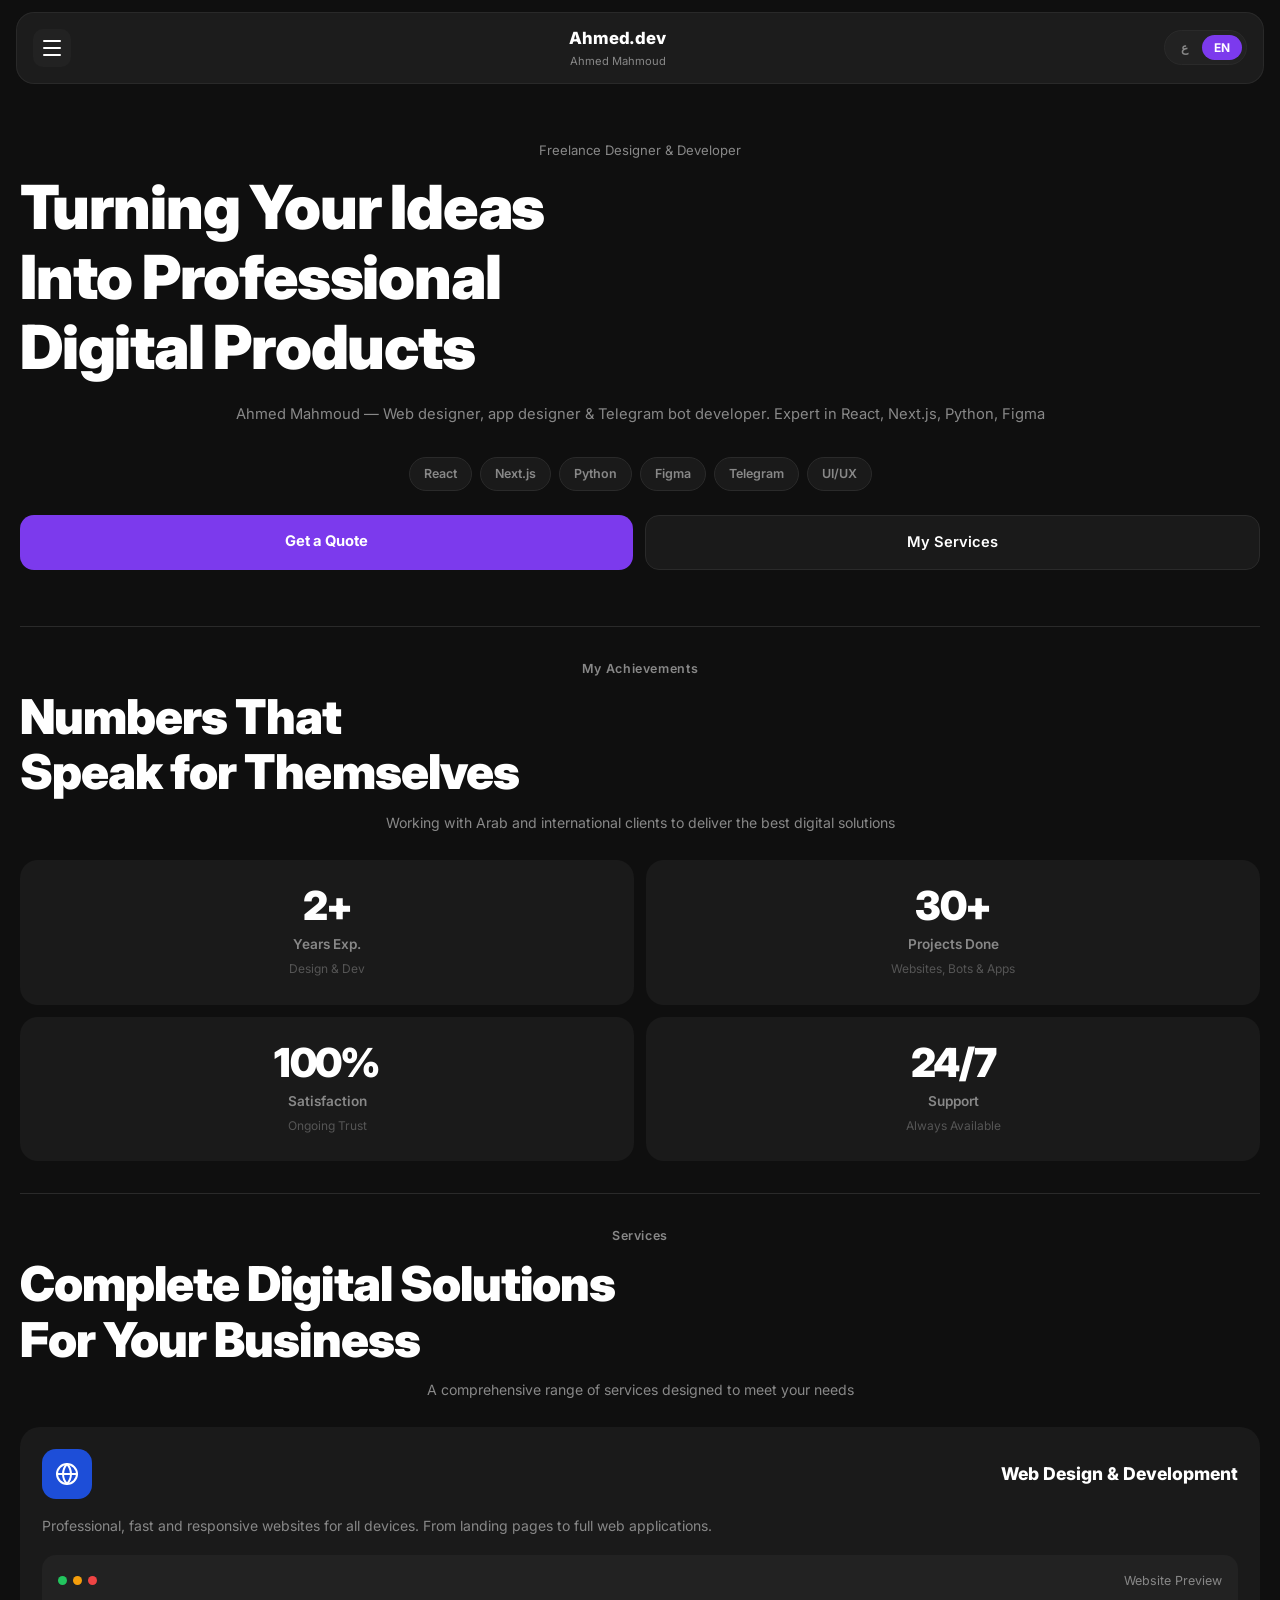
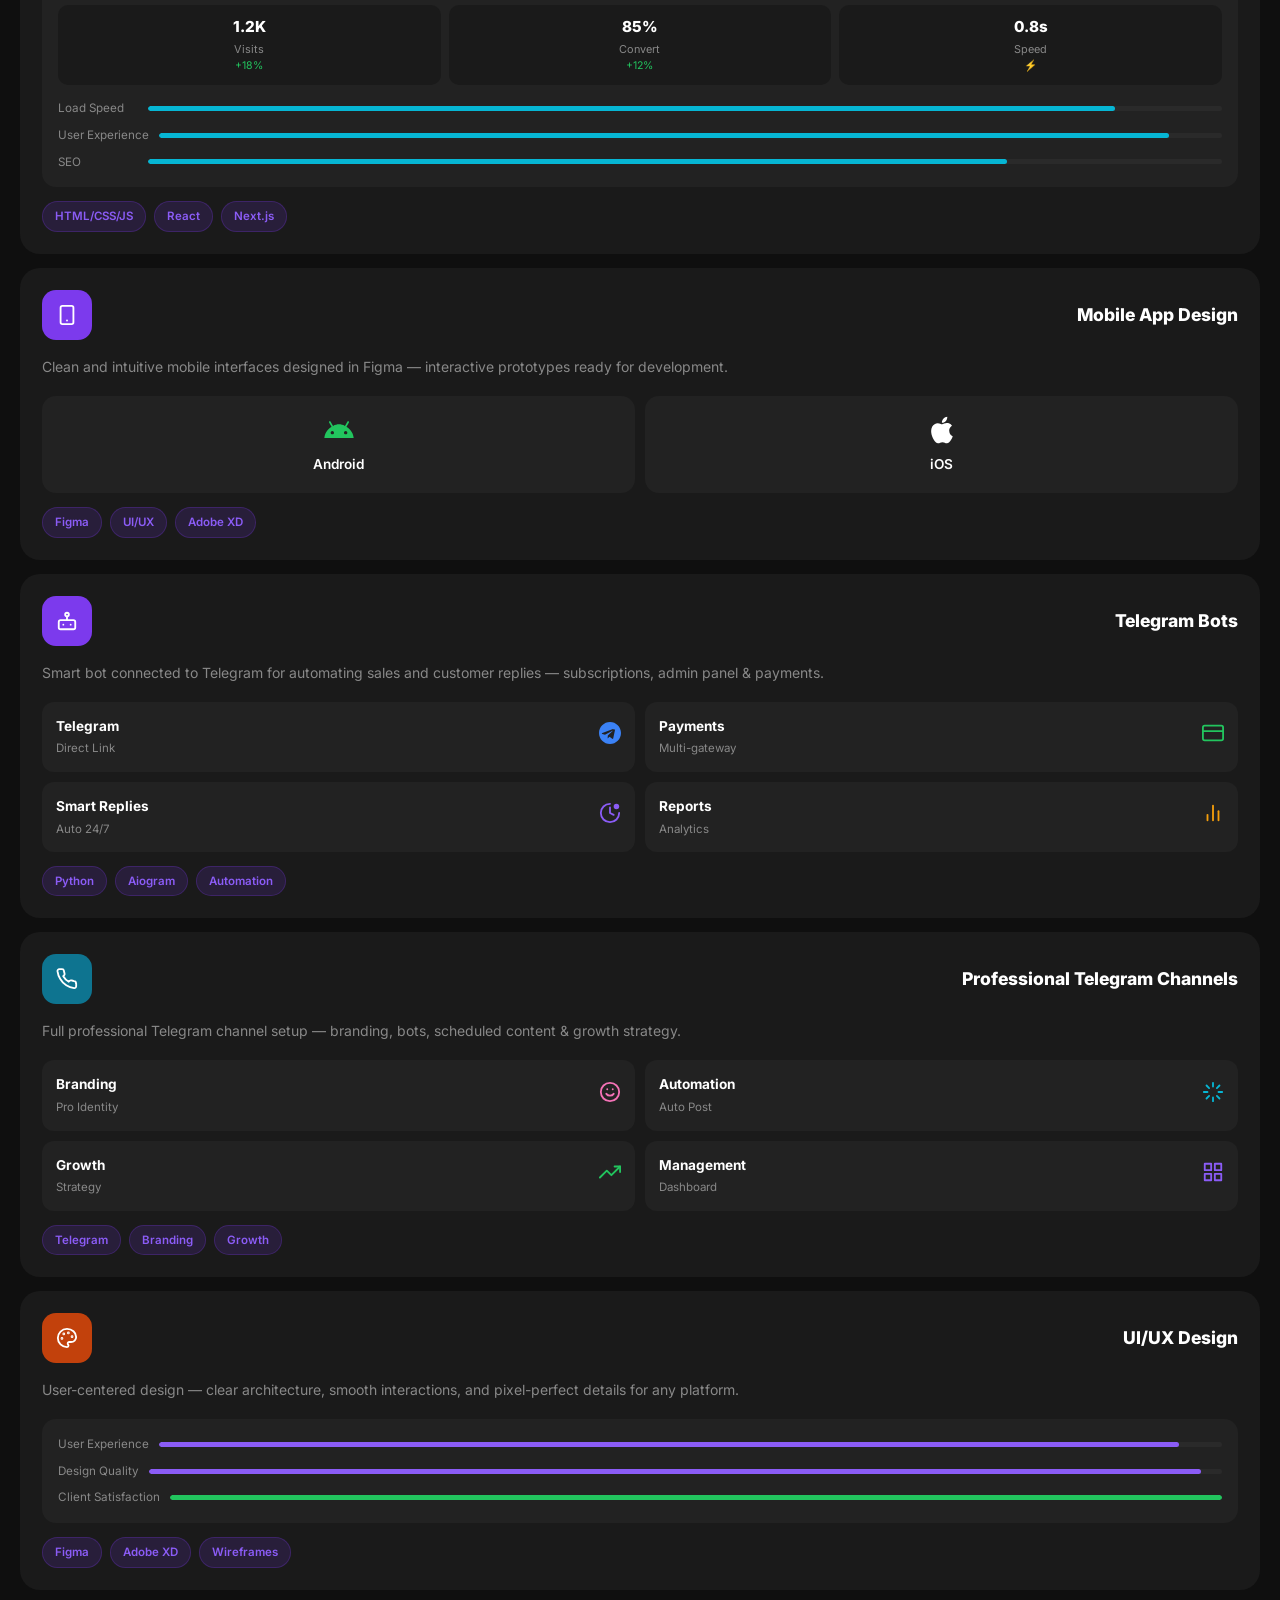
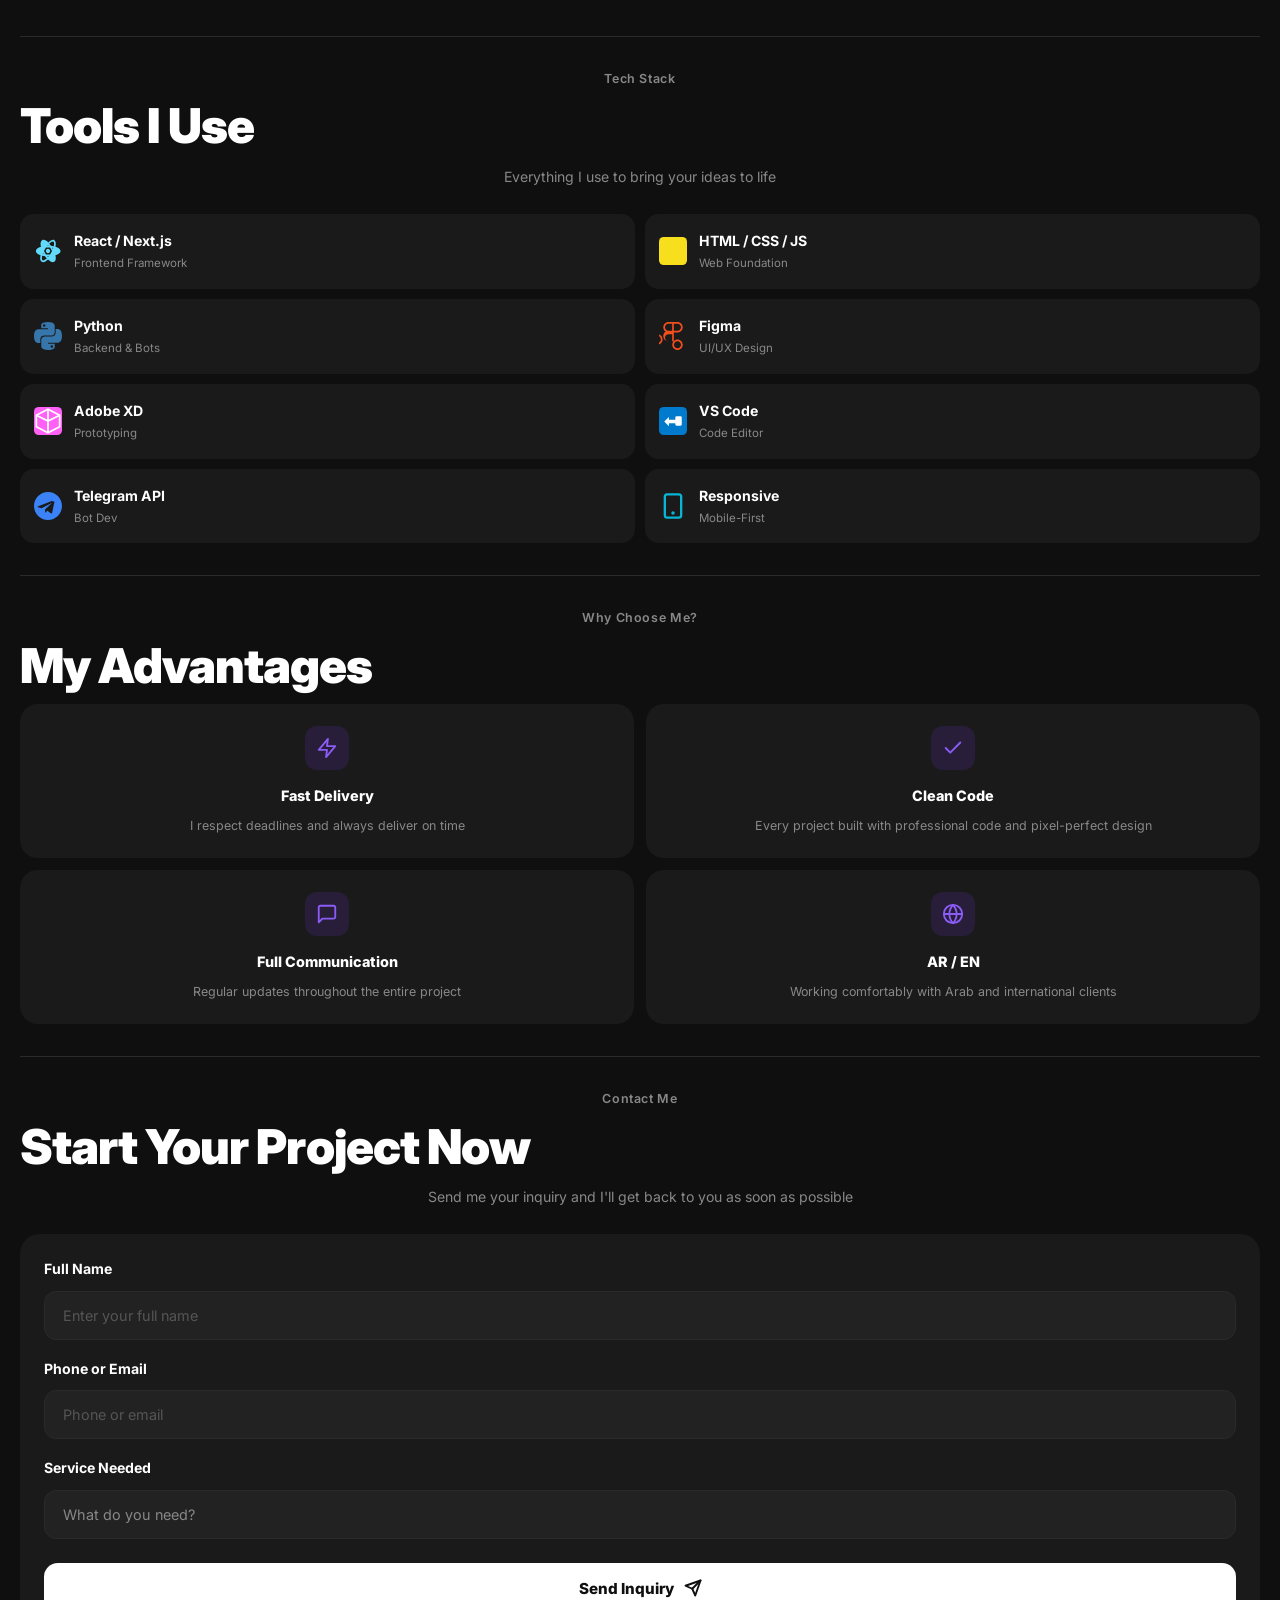
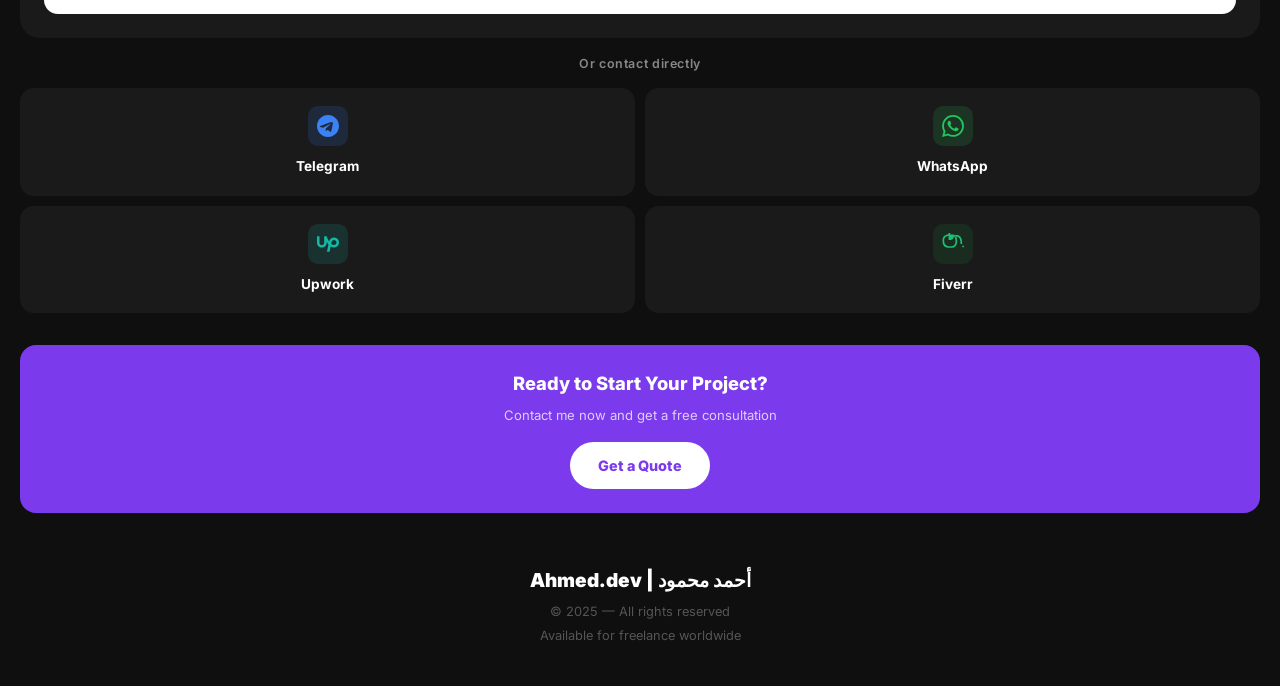
<file: ahmed-portfolio.html>
<!DOCTYPE html>
<html lang="ar" dir="rtl" id="html-root">

<head>
  <meta charset="UTF-8">
  <meta name="viewport" content="width=device-width, initial-scale=1.0">
  <title>Ahmed Mahmoud | أحمد محمود</title>
  <link
    href="https://fonts.googleapis.com/css2?family=Cairo:wght@300;400;500;600;700;800;900&family=Inter:wght@300;400;500;600;700;800;900&display=swap"
    rel="stylesheet">
  <link rel="stylesheet" href="style.css">
</head>

<body>

  <!-- SIDEBAR OVERLAY -->
  <div class="sidebar-overlay" id="overlay" onclick="closeSidebar()"></div>

  <!-- SIDEBAR -->
  <div class="sidebar" id="sidebar">
    <!-- Sidebar Nav rounded card — like anmka -->
    <div class="sb-inner">
      <div class="sb-nav-card">
        <a href="#hero" onclick="closeSidebar()">
          <span class="ar-only">خدماتنا</span><span class="en-only">Services</span>
        </a>
        <a href="#skills" onclick="closeSidebar()">
          <span class="ar-only">مهاراتي</span><span class="en-only">Skills</span>
        </a>
        <a href="#stats" onclick="closeSidebar()">
          <span class="ar-only">إنجازاتي</span><span class="en-only">Stats</span>
        </a>
        <a href="#contact" onclick="closeSidebar()">
          <span class="ar-only">تواصل معي</span><span class="en-only">Contact</span>
        </a>
      </div>
      <a href="#contact" class="sb-cta-btn" onclick="closeSidebar()">
        <span class="ar-only">احصل على عرض سعر</span>
        <span class="en-only">Get a Quote</span>
      </a>
    </div>
  </div>

  <!-- NAV -->
  <nav>
    <button class="hamburger-btn" onclick="openSidebar()">
      <span></span><span></span><span></span>
    </button>
    <div class="nav-logo-wrap">
      <div class="nav-logo">Ahmed.dev</div>
      <div class="nav-sub ar-only">أحمد محمود</div>
      <div class="nav-sub en-only">Ahmed Mahmoud</div>
    </div>
    <div class="lang-toggle">
      <button class="lang-btn active" id="btn-ar" onclick="setLang('ar')">ع</button>
      <button class="lang-btn" id="btn-en" onclick="setLang('en')">EN</button>
    </div>
  </nav>

  <!-- HERO -->
  <div class="hero" id="hero">
    <p class="hero-label ar-only">مصمم ومطور مستقل</p>
    <p class="hero-label en-only">Freelance Designer & Developer</p>
    <h1 class="ar-only">نحول أفكارك<br>إلى منتجات رقمية<br>احترافية</h1>
    <h1 class="en-only">Turning Your Ideas<br>Into Professional<br>Digital Products</h1>
    <p class="hero-desc ar-only">أحمد محمود — مصمم مواقع، تطبيقات، وبوتات تيليجرام. خبرة في React, Next.js, Python,
      Figma</p>
    <p class="hero-desc en-only">Ahmed Mahmoud — Web designer, app designer & Telegram bot developer. Expert in React,
      Next.js, Python, Figma</p>
    <div class="tech-row">
      <span class="tech-tag">React</span><span class="tech-tag">Next.js</span><span class="tech-tag">Python</span>
      <span class="tech-tag">Figma</span><span class="tech-tag">Telegram</span><span class="tech-tag">UI/UX</span>
    </div>
    <div class="hero-btns">
      <a href="#contact" class="btn-purple ar-only">احصل على عرض سعر</a>
      <a href="#contact" class="btn-purple en-only">Get a Quote</a>
      <a href="#services" class="btn-outline ar-only">أهم خدماتي</a>
      <a href="#services" class="btn-outline en-only">My Services</a>
    </div>
  </div>

  <div class="divider"></div>

  <!-- STATS -->
  <div class="sec-wrap" id="stats">
    <p class="section-label ar-only">إنجازاتي</p>
    <p class="section-label en-only">My Achievements</p>
    <h2 class="section-title ar-only">أرقام تتحدث<br>عن نفسها</h2>
    <h2 class="section-title en-only">Numbers That<br>Speak for Themselves</h2>
    <p class="section-sub ar-only">بعمل مع عملاء عرب وأجانب وبقدم أفضل الحلول الرقمية</p>
    <p class="section-sub en-only">Working with Arab and international clients to deliver the best digital solutions</p>
    <div class="stats-grid">
      <div class="stat-card">
        <div class="stat-num">2+</div>
        <div class="stat-lbl ar-only">سنة خبرة</div>
        <div class="stat-lbl en-only">Years Exp.</div>
        <div class="stat-sub ar-only">تصميم وتطوير</div>
        <div class="stat-sub en-only">Design & Dev</div>
      </div>
      <div class="stat-card">
        <div class="stat-num">30+</div>
        <div class="stat-lbl ar-only">مشروع منجز</div>
        <div class="stat-lbl en-only">Projects Done</div>
        <div class="stat-sub ar-only">مواقع وبوتات وتطبيقات</div>
        <div class="stat-sub en-only">Websites, Bots & Apps</div>
      </div>
      <div class="stat-card">
        <div class="stat-num">100%</div>
        <div class="stat-lbl ar-only">رضا العملاء</div>
        <div class="stat-lbl en-only">Satisfaction</div>
        <div class="stat-sub ar-only">ثقة مستمرة</div>
        <div class="stat-sub en-only">Ongoing Trust</div>
      </div>
      <div class="stat-card">
        <div class="stat-num">24/7</div>
        <div class="stat-lbl ar-only">تواصل</div>
        <div class="stat-lbl en-only">Support</div>
        <div class="stat-sub ar-only">متواجد دائماً</div>
        <div class="stat-sub en-only">Always Available</div>
      </div>
    </div>
  </div>

  <div class="divider"></div>

  <!-- SERVICES -->
  <div class="sec-wrap" id="services">
    <p class="section-label ar-only">خدماتي</p>
    <p class="section-label en-only">Services</p>
    <h2 class="section-title ar-only">حلول رقمية متكاملة<br>لنجاح أعمالك</h2>
    <h2 class="section-title en-only">Complete Digital Solutions<br>For Your Business</h2>
    <p class="section-sub ar-only">مجموعة شاملة من الخدمات مصممة لتلبية احتياجاتك</p>
    <p class="section-sub en-only">A comprehensive range of services designed to meet your needs</p>

    <!-- WEB -->
    <div class="svc-card">
      <div class="svc-top">
        <div class="svc-title-text ar-only">تصميم وتطوير المواقع</div>
        <div class="svc-title-text en-only">Web Design & Development</div>
        <div class="svc-icon-box svc-icon-blue">
          <svg width="24" height="24" viewBox="0 0 24 24" fill="none" stroke="white" stroke-width="2"
            stroke-linecap="round" stroke-linejoin="round">
            <circle cx="12" cy="12" r="10" />
            <line x1="2" y1="12" x2="22" y2="12" />
            <path d="M12 2a15.3 15.3 0 0 1 4 10 15.3 15.3 0 0 1-4 10 15.3 15.3 0 0 1-4-10 15.3 15.3 0 0 1 4-10z" />
          </svg>
        </div>
      </div>
      <p class="svc-desc ar-only">مواقع ويب احترافية، سريعة، ومتجاوبة مع جميع الأجهزة. من صفحات الهبوط إلى تطبيقات الويب
        الكاملة.</p>
      <p class="svc-desc en-only">Professional, fast and responsive websites for all devices. From landing pages to full
        web applications.</p>
      <div class="mock-box">
        <div class="mock-header">
          <div class="mock-dots"><span style="background:#22c55e"></span><span style="background:#f59e0b"></span><span
              style="background:#ef4444"></span></div>
          <span class="ar-only">معاينة الموقع</span><span class="en-only">Website Preview</span>
        </div>
        <div class="mock-grid">
          <div class="mock-stat">
            <div class="mv">1.2K</div>
            <div class="ml ar-only">زيارة</div>
            <div class="ml en-only">Visits</div>
            <div class="mg">+18%</div>
          </div>
          <div class="mock-stat">
            <div class="mv">85%</div>
            <div class="ml ar-only">تحويل</div>
            <div class="ml en-only">Convert</div>
            <div class="mg">+12%</div>
          </div>
          <div class="mock-stat">
            <div class="mv">0.8s</div>
            <div class="ml ar-only">سرعة</div>
            <div class="ml en-only">Speed</div>
            <div class="mg">&#9889;</div>
          </div>
        </div>
        <div class="mock-bar-row">
          <div class="mock-bar-label ar-only">سرعة التحميل</div>
          <div class="mock-bar-label en-only">Load Speed</div>
          <div class="mock-bar-track">
            <div class="mock-bar-fill" style="width:90%"></div>
          </div>
        </div>
        <div class="mock-bar-row">
          <div class="mock-bar-label ar-only">تجربة المستخدم</div>
          <div class="mock-bar-label en-only">User Experience</div>
          <div class="mock-bar-track">
            <div class="mock-bar-fill" style="width:95%"></div>
          </div>
        </div>
        <div class="mock-bar-row" style="margin-bottom:0">
          <div class="mock-bar-label">SEO</div>
          <div class="mock-bar-track">
            <div class="mock-bar-fill" style="width:80%"></div>
          </div>
        </div>
      </div>
      <div class="tags"><span class="tag">HTML/CSS/JS</span><span class="tag">React</span><span
          class="tag">Next.js</span></div>
    </div>

    <!-- MOBILE -->
    <div class="svc-card">
      <div class="svc-top">
        <div class="svc-title-text ar-only">تصميم تطبيقات الموبايل</div>
        <div class="svc-title-text en-only">Mobile App Design</div>
        <div class="svc-icon-box svc-icon-purple">
          <svg width="22" height="22" viewBox="0 0 24 24" fill="none" stroke="white" stroke-width="2"
            stroke-linecap="round" stroke-linejoin="round">
            <rect x="5" y="2" width="14" height="20" rx="2" ry="2" />
            <line x1="12" y1="18" x2="12.01" y2="18" />
          </svg>
        </div>
      </div>
      <p class="svc-desc ar-only">واجهات موبايل نظيفة وسهلة الاستخدام مصممة في Figma — بروتوتايب تفاعلي جاهز للتطوير.
      </p>
      <p class="svc-desc en-only">Clean and intuitive mobile interfaces designed in Figma — interactive prototypes ready
        for development.</p>
      <div class="platform-grid">
        <div class="platform-tile">
          <svg width="32" height="32" viewBox="0 0 24 24" fill="#22c55e">
            <path
              d="M17.6 9.48l1.84-3.18c.16-.31.04-.69-.26-.85-.29-.15-.65-.06-.83.22l-1.88 3.24C14.9 8.13 13.5 7.75 12 7.75s-2.9.38-4.47 1.16L5.65 5.67c-.19-.28-.54-.38-.83-.22-.3.16-.42.54-.26.85L6.4 9.48C3.3 11.25 1.28 14.44 1 18h22c-.28-3.56-2.3-6.75-5.4-8.52zM7 15.25c-.69 0-1.25-.56-1.25-1.25s.56-1.25 1.25-1.25 1.25.56 1.25 1.25-.56 1.25-1.25 1.25zm10 0c-.69 0-1.25-.56-1.25-1.25s.56-1.25 1.25-1.25 1.25.56 1.25 1.25-.56 1.25-1.25 1.25z" />
          </svg>
          Android
        </div>
        <div class="platform-tile">
          <svg width="32" height="32" viewBox="0 0 24 24" fill="white">
            <path
              d="M18.71 19.5c-.83 1.24-1.71 2.45-3.05 2.47-1.34.03-1.77-.79-3.29-.79-1.53 0-2 .77-3.27.82-1.31.05-2.3-1.32-3.14-2.53C4.25 17 2.94 12.45 4.7 9.39c.87-1.52 2.43-2.48 4.12-2.51 1.28-.02 2.5.87 3.29.87.78 0 2.26-1.07 3.8-.91.65.03 2.47.26 3.64 1.98-.09.06-2.17 1.28-2.15 3.81.03 3.02 2.65 4.03 2.68 4.04-.03.07-.42 1.44-1.38 2.83M13 3.5c.73-.83 1.94-1.46 2.94-1.5.13 1.17-.34 2.35-1.04 3.19-.69.85-1.83 1.51-2.95 1.42-.15-1.15.41-2.35 1.05-3.11z" />
          </svg>
          iOS
        </div>
      </div>
      <div class="tags"><span class="tag">Figma</span><span class="tag">UI/UX</span><span class="tag">Adobe XD</span>
      </div>
    </div>

    <!-- BOTS -->
    <div class="svc-card">
      <div class="svc-top">
        <div class="svc-title-text ar-only">بوتات تيليجرام</div>
        <div class="svc-title-text en-only">Telegram Bots</div>
        <div class="svc-icon-box svc-icon-purple">
          <svg width="22" height="22" viewBox="0 0 24 24" fill="none" stroke="white" stroke-width="2"
            stroke-linecap="round" stroke-linejoin="round">
            <rect x="3" y="11" width="18" height="10" rx="2" />
            <circle cx="12" cy="5" r="2" />
            <path d="M12 7v4" />
            <line x1="8" y1="16" x2="8" y2="16" />
            <line x1="16" y1="16" x2="16" y2="16" />
          </svg>
        </div>
      </div>
      <p class="svc-desc ar-only">بوت ذكي يتربط بتيليجرام لأتمتة المبيعات والرد على العملاء — اشتراكات، لوحة تحكم،
        ومدفوعات.</p>
      <p class="svc-desc en-only">Smart bot connected to Telegram for automating sales and customer replies —
        subscriptions, admin panel & payments.</p>
      <div class="feat-grid">
        <div class="feat-tile">
          <div class="ft-text">
            <div class="ft-title ar-only">تيليجرام</div>
            <div class="ft-title en-only">Telegram</div>
            <div class="ft-sub ar-only">ربط مباشر</div>
            <div class="ft-sub en-only">Direct Link</div>
          </div>
          <div class="ft-icon"><svg width="22" height="22" viewBox="0 0 24 24" fill="#3b82f6">
              <path
                d="M12 0C5.373 0 0 5.373 0 12s5.373 12 12 12 12-5.373 12-12S18.627 0 12 0zm5.562 8.248l-2.018 9.51c-.145.658-.537.818-1.084.508l-3-2.21-1.447 1.394c-.16.16-.295.295-.605.295l.213-3.053 5.56-5.023c.242-.213-.054-.333-.373-.12L6.51 13.99l-2.96-.924c-.643-.204-.657-.643.136-.953l11.57-4.461c.537-.194 1.006.131.306.596z" />
            </svg></div>
        </div>
        <div class="feat-tile">
          <div class="ft-text">
            <div class="ft-title ar-only">مدفوعات</div>
            <div class="ft-title en-only">Payments</div>
            <div class="ft-sub ar-only">بوابات متعددة</div>
            <div class="ft-sub en-only">Multi-gateway</div>
          </div>
          <div class="ft-icon"><svg width="22" height="22" viewBox="0 0 24 24" fill="none" stroke="#22c55e"
              stroke-width="2" stroke-linecap="round" stroke-linejoin="round">
              <rect x="1" y="4" width="22" height="16" rx="2" />
              <line x1="1" y1="10" x2="23" y2="10" />
            </svg></div>
        </div>
        <div class="feat-tile">
          <div class="ft-text">
            <div class="ft-title ar-only">ردود ذكية</div>
            <div class="ft-title en-only">Smart Replies</div>
            <div class="ft-sub ar-only">تلقائية 24/7</div>
            <div class="ft-sub en-only">Auto 24/7</div>
          </div>
          <div class="ft-icon"><svg width="22" height="22" viewBox="0 0 24 24" fill="none" stroke="#8b5cf6"
              stroke-width="2" stroke-linecap="round" stroke-linejoin="round">
              <path d="M12 2a10 10 0 1 0 10 10" />
              <path d="M12 6v6l4 2" />
              <circle cx="19" cy="5" r="3" fill="#8b5cf6" stroke="none" />
            </svg></div>
        </div>
        <div class="feat-tile">
          <div class="ft-text">
            <div class="ft-title ar-only">تقارير</div>
            <div class="ft-title en-only">Reports</div>
            <div class="ft-sub ar-only">تحليلات</div>
            <div class="ft-sub en-only">Analytics</div>
          </div>
          <div class="ft-icon"><svg width="22" height="22" viewBox="0 0 24 24" fill="none" stroke="#f59e0b"
              stroke-width="2" stroke-linecap="round" stroke-linejoin="round">
              <line x1="18" y1="20" x2="18" y2="10" />
              <line x1="12" y1="20" x2="12" y2="4" />
              <line x1="6" y1="20" x2="6" y2="14" />
            </svg></div>
        </div>
      </div>
      <div class="tags"><span class="tag">Python</span><span class="tag">Aiogram</span><span
          class="tag">Automation</span></div>
    </div>

    <!-- CHANNELS -->
    <div class="svc-card">
      <div class="svc-top">
        <div class="svc-title-text ar-only">قنوات تيليجرام احترافية</div>
        <div class="svc-title-text en-only">Professional Telegram Channels</div>
        <div class="svc-icon-box svc-icon-cyan">
          <svg width="22" height="22" viewBox="0 0 24 24" fill="none" stroke="white" stroke-width="2"
            stroke-linecap="round" stroke-linejoin="round">
            <path
              d="M22 16.92v3a2 2 0 0 1-2.18 2 19.79 19.79 0 0 1-8.63-3.07A19.5 19.5 0 0 1 4.69 12 19.79 19.79 0 0 1 1.61 3.44 2 2 0 0 1 3.6 1.26h3a2 2 0 0 1 2 1.72c.127.96.361 1.903.7 2.81a2 2 0 0 1-.45 2.11L7.91 8.96a16 16 0 0 0 6 6l.92-.92a2 2 0 0 1 2.11-.45 12.84 12.84 0 0 0 2.81.7A2 2 0 0 1 21.73 16.92z" />
          </svg>
        </div>
      </div>
      <p class="svc-desc ar-only">إنشاء وتجهيز قنوات تيليجرام احترافية بالكامل — برانينج، بوتات، محتوى مجدول،
        واستراتيجية نمو.</p>
      <p class="svc-desc en-only">Full professional Telegram channel setup — branding, bots, scheduled content & growth
        strategy.</p>
      <div class="feat-grid">
        <div class="feat-tile">
          <div class="ft-text">
            <div class="ft-title ar-only">برانينج</div>
            <div class="ft-title en-only">Branding</div>
            <div class="ft-sub ar-only">هوية احترافية</div>
            <div class="ft-sub en-only">Pro Identity</div>
          </div>
          <div class="ft-icon"><svg width="22" height="22" viewBox="0 0 24 24" fill="none" stroke="#f472b6"
              stroke-width="2" stroke-linecap="round" stroke-linejoin="round">
              <circle cx="12" cy="12" r="10" />
              <path d="M8 14s1.5 2 4 2 4-2 4-2" />
              <line x1="9" y1="9" x2="9.01" y2="9" />
              <line x1="15" y1="9" x2="15.01" y2="9" />
            </svg></div>
        </div>
        <div class="feat-tile">
          <div class="ft-text">
            <div class="ft-title ar-only">أتمتة</div>
            <div class="ft-title en-only">Automation</div>
            <div class="ft-sub ar-only">نشر تلقائي</div>
            <div class="ft-sub en-only">Auto Post</div>
          </div>
          <div class="ft-icon"><svg width="22" height="22" viewBox="0 0 24 24" fill="none" stroke="#06b6d4"
              stroke-width="2" stroke-linecap="round" stroke-linejoin="round">
              <path
                d="M12 2v4M12 18v4M4.93 4.93l2.83 2.83M16.24 16.24l2.83 2.83M2 12h4M18 12h4M4.93 19.07l2.83-2.83M16.24 7.76l2.83-2.83" />
            </svg></div>
        </div>
        <div class="feat-tile">
          <div class="ft-text">
            <div class="ft-title ar-only">نمو</div>
            <div class="ft-title en-only">Growth</div>
            <div class="ft-sub ar-only">استراتيجية</div>
            <div class="ft-sub en-only">Strategy</div>
          </div>
          <div class="ft-icon"><svg width="22" height="22" viewBox="0 0 24 24" fill="none" stroke="#22c55e"
              stroke-width="2" stroke-linecap="round" stroke-linejoin="round">
              <polyline points="23 6 13.5 15.5 8.5 10.5 1 18" />
              <polyline points="17 6 23 6 23 12" />
            </svg></div>
        </div>
        <div class="feat-tile">
          <div class="ft-text">
            <div class="ft-title ar-only">إدارة</div>
            <div class="ft-title en-only">Management</div>
            <div class="ft-sub ar-only">لوحة تحكم</div>
            <div class="ft-sub en-only">Dashboard</div>
          </div>
          <div class="ft-icon"><svg width="22" height="22" viewBox="0 0 24 24" fill="none" stroke="#8b5cf6"
              stroke-width="2" stroke-linecap="round" stroke-linejoin="round">
              <rect x="3" y="3" width="7" height="7" />
              <rect x="14" y="3" width="7" height="7" />
              <rect x="14" y="14" width="7" height="7" />
              <rect x="3" y="14" width="7" height="7" />
            </svg></div>
        </div>
      </div>
      <div class="tags"><span class="tag">Telegram</span><span class="tag">Branding</span><span
          class="tag">Growth</span></div>
    </div>

    <!-- UI/UX -->
    <div class="svc-card">
      <div class="svc-top">
        <div class="svc-title-text ar-only">تصميم UI/UX</div>
        <div class="svc-title-text en-only">UI/UX Design</div>
        <div class="svc-icon-box svc-icon-orange">
          <svg width="22" height="22" viewBox="0 0 24 24" fill="none" stroke="white" stroke-width="2"
            stroke-linecap="round" stroke-linejoin="round">
            <circle cx="13.5" cy="6.5" r="0.5" fill="white" />
            <circle cx="17.5" cy="10.5" r="0.5" fill="white" />
            <circle cx="8.5" cy="7.5" r="0.5" fill="white" />
            <circle cx="6.5" cy="12.5" r="0.5" fill="white" />
            <path
              d="M12 2C6.5 2 2 6.5 2 12s4.5 10 10 10c.926 0 1.648-.746 1.648-1.688 0-.437-.18-.835-.437-1.125-.29-.289-.438-.652-.438-1.125a1.64 1.64 0 0 1 1.668-1.668h1.996c3.051 0 5.555-2.503 5.555-5.554C21.965 6.012 17.461 2 12 2z" />
          </svg>
        </div>
      </div>
      <p class="svc-desc ar-only">تصميم متمحور حول المستخدم — معمارية واضحة، تفاعلات سلسة، وتفاصيل pixel-perfect لأي
        منصة.</p>
      <p class="svc-desc en-only">User-centered design — clear architecture, smooth interactions, and pixel-perfect
        details for any platform.</p>
      <div class="mock-box">
        <div class="mock-bar-row">
          <div class="mock-bar-label ar-only">تجربة المستخدم</div>
          <div class="mock-bar-label en-only">User Experience</div>
          <div class="mock-bar-track">
            <div class="mock-bar-fill" style="width:96%;background:#8b5cf6"></div>
          </div>
        </div>
        <div class="mock-bar-row">
          <div class="mock-bar-label ar-only">جودة التصميم</div>
          <div class="mock-bar-label en-only">Design Quality</div>
          <div class="mock-bar-track">
            <div class="mock-bar-fill" style="width:98%;background:#8b5cf6"></div>
          </div>
        </div>
        <div class="mock-bar-row" style="margin-bottom:0">
          <div class="mock-bar-label ar-only">رضا العميل</div>
          <div class="mock-bar-label en-only">Client Satisfaction</div>
          <div class="mock-bar-track">
            <div class="mock-bar-fill" style="width:100%;background:#22c55e"></div>
          </div>
        </div>
      </div>
      <div class="tags"><span class="tag">Figma</span><span class="tag">Adobe XD</span><span
          class="tag">Wireframes</span></div>
    </div>
  </div>

  <div class="divider"></div>

  <!-- SKILLS -->
  <div class="sec-wrap" id="skills">
    <p class="section-label ar-only">التقنيات</p>
    <p class="section-label en-only">Tech Stack</p>
    <h2 class="section-title ar-only">الأدوات التي أستخدمها</h2>
    <h2 class="section-title en-only">Tools I Use</h2>
    <p class="section-sub ar-only">كل الأدوات التي أستخدمها لتحويل أفكارك إلى واقع</p>
    <p class="section-sub en-only">Everything I use to bring your ideas to life</p>
    <div class="skills-grid">
      <div class="sk-tile">
        <svg width="28" height="28" viewBox="0 0 24 24" fill="#61DAFB">
          <path
            d="M12 10.11c1.03 0 1.87.84 1.87 1.89 0 1-.84 1.85-1.87 1.85S10.13 13 10.13 12c0-1.05.84-1.89 1.87-1.89M7.37 20c.63.38 2.01-.2 3.6-1.7-.52-.59-1.03-1.23-1.51-1.9a22.7 22.7 0 0 1-2.4-.36c-.51 2.14-.32 3.61.31 3.96m.71-5.74-.29-.51c-.11.29-.22.58-.29.86.27.06.57.11.88.16l-.3-.51m6.54-.76.81-1.5-.81-1.5c-.3-.53-.62-1-.91-1.47C13.17 9 12.6 9 12 9s-1.17 0-1.71.03c-.29.47-.61.94-.91 1.47L8.57 12l.81 1.5c.3.53.62 1 .91 1.47.54.03 1.11.03 1.71.03s1.17 0 1.71-.03c.29-.47.61-.94.91-1.47M12 6.78c-.19.22-.39.45-.59.72h1.18c-.2-.27-.4-.5-.59-.72m0 10.44c.19-.22.39-.45.59-.72h-1.18c.2.27.4.5.59.72M16.62 4c-.62-.38-2 .2-3.59 1.7.52.59 1.03 1.23 1.51 1.9.82.08 1.63.2 2.4.36.51-2.14.32-3.61-.32-3.96m-.7 5.74.29.51c.11-.29.22-.58.29-.86-.27-.06-.57-.11-.88-.16l.3.51m1.45-7.05c1.47.84 1.63 3.05 1.01 5.63 2.54.75 4.37 1.99 4.37 3.68 0 1.69-1.83 2.93-4.37 3.68.62 2.58.46 4.79-1.01 5.63-1.46.84-3.45-.12-5.37-1.95-1.92 1.83-3.91 2.79-5.38 1.95-1.46-.84-1.62-3.05-1-5.63C3.43 14.93 1.6 13.69 1.6 12c0-1.69 1.83-2.93 4.37-3.68-.62-2.58-.46-4.79 1-5.63 1.47-.84 3.46.12 5.38 1.95 1.92-1.83 3.91-2.79 5.37-1.95z" />
        </svg>
        <div>
          <div class="sk-name">React / Next.js</div>
          <div class="sk-sub">Frontend Framework</div>
        </div>
      </div>
      <div class="sk-tile">
        <svg width="28" height="28" viewBox="0 0 24 24" fill="#f7df1e">
          <rect width="24" height="24" rx="4" fill="#f7df1e" />
          <path
            d="M6.2 17.2c.4.7.9 1.2 1.9 1.2 1 0 1.6-.5 1.6-1.1 0-.8-.6-1.1-1.7-1.5l-.5-.2C5.9 15 5 14.2 5 12.7c0-1.4 1.1-2.4 2.7-2.4 1.2 0 2 .4 2.6 1.4l-1.4.9c-.3-.5-.6-.8-1.2-.8-.5 0-.9.3-.9.8 0 .5.3.8 1.3 1.2l.5.2C10.2 14.5 11 15.2 11 16.8c0 1.7-1.3 2.7-3.1 2.7-1.7 0-2.8-.8-3.4-1.9l1.7-1zm6.3.1c.3.5.6.9 1.3.9.6 0 1-.3 1-1.4v-6.4h2v6.5c0 2.3-1.4 3.3-3.3 3.3-1.8 0-2.8-.9-3.3-2l2.3-1z" />
        </svg>
        <div>
          <div class="sk-name">HTML / CSS / JS</div>
          <div class="sk-sub">Web Foundation</div>
        </div>
      </div>
      <div class="sk-tile">
        <svg width="28" height="28" viewBox="0 0 24 24" fill="#3776AB">
          <path
            d="M11.914 0C5.82 0 6.2 2.656 6.2 2.656l.007 2.752h5.814v.826H3.9S0 5.789 0 11.969c0 6.18 3.403 5.959 3.403 5.959h2.03v-2.867s-.109-3.4 3.345-3.4h5.762s3.236.052 3.236-3.127V3.314S18.28 0 11.914 0zm-3.2 1.922a1.044 1.044 0 1 1 0 2.087 1.044 1.044 0 0 1 0-2.087zm0 0M12.086 24c6.094 0 5.714-2.656 5.714-2.656l-.007-2.752h-5.814v-.826h8.121S24 18.211 24 12.031c0-6.18-3.403-5.959-3.403-5.959h-2.03v2.867s.109 3.4-3.345 3.4h-5.762s-3.236-.052-3.236 3.127v5.18S5.72 24 12.086 24zm3.2-1.922a1.044 1.044 0 1 1 0-2.087 1.044 1.044 0 0 1 0 2.087z" />
        </svg>
        <div>
          <div class="sk-name">Python</div>
          <div class="sk-sub">Backend & Bots</div>
        </div>
      </div>
      <div class="sk-tile">
        <svg width="28" height="28" viewBox="0 0 24 24" fill="#F24E1E">
          <path
            d="M15.852 8.981h-4.588V0h4.588c2.476 0 4.49 2.014 4.49 4.49s-2.014 4.491-4.49 4.491zM12.735 7.51h3.117c1.665 0 3.019-1.355 3.019-3.019s-1.354-3.02-3.019-3.02h-3.117V7.51zm0 1.471H8.148c-2.476 0-4.49-2.014-4.49-4.49S5.672 0 8.148 0h4.588v8.981zm-4.587-7.51c-1.665 0-3.019 1.355-3.019 3.02s1.354 3.019 3.019 3.019h3.117V1.471H8.148zm4.587 15.019H8.148c-2.476 0-4.49-2.014-4.49-4.49s2.014-4.49 4.49-4.49h4.588v8.98zM8.148 10.49c-1.665 0-3.019 1.355-3.019 3.019s1.354 3.02 3.019 3.02h3.117V10.49H8.148zm-5.041 4.49c0 2.476-2.014 4.49-4.49 4.49S-5.874 17.456-5.874 14.98s2.014-4.49 4.49-4.49 4.49 2.014 4.49 4.49zm-4.49 3.02c1.665 0 3.019-1.354 3.019-3.02 0-1.664-1.354-3.019-3.019-3.019s-3.019 1.355-3.019 3.019c0 1.666 1.354 3.02 3.019 3.02zM15.852 24c-2.476 0-4.49-2.014-4.49-4.49s2.014-4.49 4.49-4.49 4.49 2.014 4.49 4.49S18.328 24 15.852 24zm0-7.509c-1.665 0-3.019 1.354-3.019 3.019 0 1.665 1.354 3.02 3.019 3.02 1.665 0 3.019-1.355 3.019-3.02 0-1.665-1.354-3.019-3.019-3.019z" />
        </svg>
        <div>
          <div class="sk-name">Figma</div>
          <div class="sk-sub">UI/UX Design</div>
        </div>
      </div>
      <div class="sk-tile">
        <svg width="28" height="28" viewBox="0 0 24 24" fill="none">
          <rect width="24" height="24" rx="4" fill="#FF61F6" />
          <path d="M12 2L2 7v10l10 5 10-5V7L12 2z" stroke="white" stroke-width="1.5" fill="none" />
          <path d="M12 2v20M2 7l10 5 10-5" stroke="white" stroke-width="1.5" />
        </svg>
        <div>
          <div class="sk-name">Adobe XD</div>
          <div class="sk-sub">Prototyping</div>
        </div>
      </div>
      <div class="sk-tile">
        <svg width="28" height="28" viewBox="0 0 24 24" fill="#007ACC">
          <rect width="24" height="24" rx="4" fill="#007ACC" />
          <path d="M4.5 12.5l4-4v2.5H15v3H8.5V16.5L4.5 12.5z" fill="white" />
          <rect x="14" y="8" width="5.5" height="8" rx="1" fill="white" />
        </svg>
        <div>
          <div class="sk-name">VS Code</div>
          <div class="sk-sub">Code Editor</div>
        </div>
      </div>
      <div class="sk-tile">
        <svg width="28" height="28" viewBox="0 0 24 24" fill="#3b82f6">
          <path
            d="M12 0C5.373 0 0 5.373 0 12s5.373 12 12 12 12-5.373 12-12S18.627 0 12 0zm5.562 8.248l-2.018 9.51c-.145.658-.537.818-1.084.508l-3-2.21-1.447 1.394c-.16.16-.295.295-.605.295l.213-3.053 5.56-5.023c.242-.213-.054-.333-.373-.12L6.51 13.99l-2.96-.924c-.643-.204-.657-.643.136-.953l11.57-4.461c.537-.194 1.006.131.306.596z" />
        </svg>
        <div>
          <div class="sk-name">Telegram API</div>
          <div class="sk-sub">Bot Dev</div>
        </div>
      </div>
      <div class="sk-tile">
        <svg width="28" height="28" viewBox="0 0 24 24" fill="none" stroke="#06b6d4" stroke-width="2"
          stroke-linecap="round" stroke-linejoin="round">
          <rect x="5" y="2" width="14" height="20" rx="2" />
          <line x1="12" y1="18" x2="12.01" y2="18" stroke-width="3" />
        </svg>
        <div>
          <div class="sk-name">Responsive</div>
          <div class="sk-sub">Mobile-First</div>
        </div>
      </div>
    </div>
  </div>

  <div class="divider"></div>

  <!-- WHY ME -->
  <div class="sec-wrap" id="why">
    <p class="section-label ar-only">لماذا أنا؟</p>
    <p class="section-label en-only">Why Choose Me?</p>
    <h2 class="section-title ar-only">مميزاتي</h2>
    <h2 class="section-title en-only">My Advantages</h2>
    <div class="why-grid">
      <div class="why-card">
        <div class="why-icon-box">
          <svg width="22" height="22" viewBox="0 0 24 24" fill="none" stroke="#8b5cf6" stroke-width="2"
            stroke-linecap="round" stroke-linejoin="round">
            <polygon points="13 2 3 14 12 14 11 22 21 10 12 10 13 2" />
          </svg>
        </div>
        <h4 class="ar-only">تسليم سريع</h4>
        <h4 class="en-only">Fast Delivery</h4>
        <p class="ar-only">بحترم المواعيد وبسلم في الوقت المحدد دائماً</p>
        <p class="en-only">I respect deadlines and always deliver on time</p>
      </div>
      <div class="why-card">
        <div class="why-icon-box">
          <svg width="22" height="22" viewBox="0 0 24 24" fill="none" stroke="#8b5cf6" stroke-width="2"
            stroke-linecap="round" stroke-linejoin="round">
            <polyline points="20 6 9 17 4 12" />
          </svg>
        </div>
        <h4 class="ar-only">كود نظيف</h4>
        <h4 class="en-only">Clean Code</h4>
        <p class="ar-only">كل مشروع بيتعمل بكود احترافي وتصميم pixel-perfect</p>
        <p class="en-only">Every project built with professional code and pixel-perfect design</p>
      </div>
      <div class="why-card">
        <div class="why-icon-box">
          <svg width="22" height="22" viewBox="0 0 24 24" fill="none" stroke="#8b5cf6" stroke-width="2"
            stroke-linecap="round" stroke-linejoin="round">
            <path d="M21 15a2 2 0 0 1-2 2H7l-4 4V5a2 2 0 0 1 2-2h14a2 2 0 0 1 2 2z" />
          </svg>
        </div>
        <h4 class="ar-only">تواصل مستمر</h4>
        <h4 class="en-only">Full Communication</h4>
        <p class="ar-only">بحدثك باستمرار طول فترة تنفيذ المشروع</p>
        <p class="en-only">Regular updates throughout the entire project</p>
      </div>
      <div class="why-card">
        <div class="why-icon-box">
          <svg width="22" height="22" viewBox="0 0 24 24" fill="none" stroke="#8b5cf6" stroke-width="2"
            stroke-linecap="round" stroke-linejoin="round">
            <circle cx="12" cy="12" r="10" />
            <line x1="2" y1="12" x2="22" y2="12" />
            <path d="M12 2a15.3 15.3 0 0 1 4 10 15.3 15.3 0 0 1-4 10 15.3 15.3 0 0 1-4-10 15.3 15.3 0 0 1 4-10z" />
          </svg>
        </div>
        <h4 class="ar-only">عربي / إنجليزي</h4>
        <h4 class="en-only">AR / EN</h4>
        <p class="ar-only">بشتغل مع عملاء عرب وأجانب بكل سهولة</p>
        <p class="en-only">Working comfortably with Arab and international clients</p>
      </div>
    </div>
  </div>

  <div class="divider"></div>

  <!-- CONTACT -->
  <div class="sec-wrap" id="contact">
    <p class="section-label ar-only">تواصل معي</p>
    <p class="section-label en-only">Contact Me</p>
    <h2 class="section-title ar-only">ابدأ مشروعك الآن</h2>
    <h2 class="section-title en-only">Start Your Project Now</h2>
    <p class="section-sub ar-only">أرسل لي استفسارك وسأتواصل معك في أقرب وقت</p>
    <p class="section-sub en-only">Send me your inquiry and I'll get back to you as soon as possible</p>

    <div class="contact-form">
      <label class="form-label ar-only">الاسم الكامل</label>
      <label class="form-label en-only">Full Name</label>
      <input type="text" class="form-input" id="name-input" placeholder="" />

      <label class="form-label ar-only">رقم الموبايل أو البريد</label>
      <label class="form-label en-only">Phone or Email</label>
      <input type="text" class="form-input" id="contact-input" placeholder="" />

      <label class="form-label ar-only">نوع الخدمة المطلوبة</label>
      <label class="form-label en-only">Service Needed</label>
      <select class="form-select" id="service-select">
        <option class="ar-only" value="">اختر نوع الخدمة</option>
      </select>

      <button class="btn-send" onclick="sendInquiry()">
        <span class="ar-only">إرسال الاستفسار</span>
        <span class="en-only">Send Inquiry</span>
        <svg width="18" height="18" viewBox="0 0 24 24" fill="none" stroke="currentColor" stroke-width="2.5"
          stroke-linecap="round" stroke-linejoin="round">
          <line x1="22" y1="2" x2="11" y2="13" />
          <polygon points="22 2 15 22 11 13 2 9 22 2" />
        </svg>
      </button>
    </div>

    <div style="margin-top:16px">
      <p class="section-label" style="text-align:center;margin-bottom:12px">
        <span class="ar-only">أو تواصل مباشرة</span>
        <span class="en-only">Or contact directly</span>
      </p>
      <div class="clinks-grid">
        <a href="https://t.me/GigWork1" class="clink-tile" target="_blank">
          <div class="clink-icon-box" style="background:rgba(59,130,246,0.15)">
            <svg width="22" height="22" viewBox="0 0 24 24" fill="#3b82f6">
              <path
                d="M12 0C5.373 0 0 5.373 0 12s5.373 12 12 12 12-5.373 12-12S18.627 0 12 0zm5.562 8.248l-2.018 9.51c-.145.658-.537.818-1.084.508l-3-2.21-1.447 1.394c-.16.16-.295.295-.605.295l.213-3.053 5.56-5.023c.242-.213-.054-.333-.373-.12L6.51 13.99l-2.96-.924c-.643-.204-.657-.643.136-.953l11.57-4.461c.537-.194 1.006.131.306.596z" />
            </svg>
          </div>
          <span class="ar-only">تيليجرام</span><span class="en-only">Telegram</span>
        </a>
        <a href="https://wa.me/201152628515" class="clink-tile" target="_blank">
          <div class="clink-icon-box" style="background:rgba(34,197,94,0.15)">
            <svg width="22" height="22" viewBox="0 0 24 24" fill="#22c55e">
              <path
                d="M17.472 14.382c-.297-.149-1.758-.867-2.03-.967-.273-.099-.471-.148-.67.15-.197.297-.767.966-.94 1.164-.173.199-.347.223-.644.075-.297-.15-1.255-.463-2.39-1.475-.883-.788-1.48-1.761-1.653-2.059-.173-.297-.018-.458.13-.606.134-.133.298-.347.446-.52.149-.174.198-.298.298-.497.099-.198.05-.371-.025-.52-.075-.149-.669-1.612-.916-2.207-.242-.579-.487-.5-.669-.51-.173-.008-.371-.01-.57-.01-.198 0-.52.074-.792.372-.272.297-1.04 1.016-1.04 2.479 0 1.462 1.065 2.875 1.213 3.074.149.198 2.096 3.2 5.077 4.487.709.306 1.262.489 1.694.625.712.227 1.36.195 1.871.118.571-.085 1.758-.719 2.006-1.413.248-.694.248-1.289.173-1.413-.074-.124-.272-.198-.57-.347m-5.421 7.403h-.004a9.87 9.87 0 0 1-5.031-1.378l-.361-.214-3.741.982.998-3.648-.235-.374a9.86 9.86 0 0 1-1.51-5.26c.001-5.45 4.436-9.884 9.888-9.884 2.64 0 5.122 1.03 6.988 2.898a9.825 9.825 0 0 1 2.893 6.994c-.003 5.45-4.437 9.884-9.885 9.884m8.413-18.297A11.815 11.815 0 0 0 12.05 0C5.495 0 .16 5.335.157 11.892c0 2.096.547 4.142 1.588 5.945L.057 24l6.305-1.654a11.882 11.882 0 0 0 5.683 1.448h.005c6.554 0 11.89-5.335 11.893-11.893a11.821 11.821 0 0 0-3.48-8.413z" />
            </svg>
          </div>
          <span class="ar-only">واتساب</span><span class="en-only">WhatsApp</span>
        </a>
        <a href="https://www.upwork.com/freelancers/~01cef9025effa6040e" class="clink-tile" target="_blank">
          <div class="clink-icon-box" style="background:rgba(20,184,166,0.15)">
            <svg width="22" height="22" viewBox="0 0 24 24" fill="#14b8a6">
              <path
                d="M18.561 13.158c-1.102 0-2.135-.467-3.074-1.227l.228-1.076.008-.042c.207-1.143.849-3.06 2.839-3.06 1.492 0 2.703 1.212 2.703 2.703-.001 1.489-1.212 2.702-2.704 2.702zm0-8.14c-2.539 0-4.51 1.649-5.31 4.366-1.22-1.834-2.148-4.036-2.687-5.892H7.828v7.112c-.002 1.406-1.141 2.546-2.547 2.546-1.405 0-2.543-1.14-2.543-2.546V3.492H0v7.112c0 2.914 2.37 5.303 5.281 5.303 2.913 0 5.283-2.389 5.283-5.303v-1.19c.529 1.107 1.182 2.229 1.974 3.221l-1.673 7.873h2.797l1.213-5.71c1.063.679 2.285 1.109 3.686 1.109 3 0 5.439-2.452 5.439-5.45 0-3-2.439-5.452-5.439-5.452z" />
            </svg>
          </div>
          <span>Upwork</span>
        </a>
        <a href="https://www.fiverr.com" class="clink-tile" target="_blank">
          <div class="clink-icon-box" style="background:rgba(34,197,94,0.1)">
            <svg width="22" height="22" viewBox="0 0 24 24" fill="#1dbf73">
              <path
                d="M23.004 15.588a.995.995 0 1 0 .002-1.99.995.995 0 0 0-.002 1.99zm-.996-3.705h-1.85c0-3.016 0-8.04-5.406-8.04v-1.84c7.157 0 7.256 6.56 7.256 9.88zM14.752 3.389h-1.85c0 2.914-1.307 4.338-3.898 4.338h-1.85v-4.338h-1.85v-1.848h1.85v-1.539h1.85v1.539h1.85c4.31 0 5.748 2.86 5.748 7.326 0 4.155-2.25 7.314-6.618 7.314H8.454c-5.38 0-7.904-2.56-7.904-7.832 0-4.468 2.424-6.96 7.904-6.96h.85v1.848h-.85c-4.28 0-6.054 1.56-6.054 5.112 0 3.576 1.774 5.984 6.054 5.984h1.48c2.714 0 4.768-1.544 4.768-5.466 0-4.155-1.36-5.478-4.768-5.478h-.898v-1.848h.898c4.31 0 5.748 2.86 5.748 7.326z" />
            </svg>
          </div>
          <span>Fiverr</span>
        </a>
      </div>
    </div>
  </div>

  <!-- CTA STRIP -->
  <div class="cta-strip">
    <h3 class="ar-only">جاهز لبدء مشروعك؟</h3>
    <h3 class="en-only">Ready to Start Your Project?</h3>
    <p class="ar-only">تواصل معي الآن واحصل على استشارة مجانية</p>
    <p class="en-only">Contact me now and get a free consultation</p>
    <a href="#contact" class="btn-white ar-only">احصل على عرض سعر</a>
    <a href="#contact" class="btn-white en-only">Get a Quote</a>
  </div>

  <!-- FOOTER -->
  <footer>
    <div class="footer-logo">Ahmed.dev | أحمد محمود</div>
    <p class="ar-only">© 2025 — جميع الحقوق محفوظة</p>
    <p class="en-only">© 2025 — All rights reserved</p>
    <p class="ar-only">متاح للعمل الحر عالمياً</p>
    <p class="en-only">Available for freelance worldwide</p>
  </footer>

  <script src="script.js"></script>
</body>

</html>
</file>
<file: style.css>
* { margin: 0; padding: 0; box-sizing: border-box; }

:root {
  --bg: #0f0f0f;
  --card: #1a1a1a;
  --card2: #222222;
  --border: #2a2a2a;
  --purple: #7c3aed;
  --purple-light: #8b5cf6;
  --cyan: #06b6d4;
  --text: #ffffff;
  --muted: #888888;
  --muted2: #555555;
}

html { scroll-behavior: smooth; }

body {
  background-color: var(--bg);
  color: var(--text);
  font-size: 16px;
  line-height: 1.6;
  overflow-x: hidden;
  padding-top: 80px;
}

/* FONTS */
[lang="ar"] body, [lang="ar"] * { font-family: 'Cairo', sans-serif; }
[lang="en"] body, [lang="en"] * { font-family: 'Inter', sans-serif; }
body { font-family: 'Inter', sans-serif; }

a { text-decoration: none; color: inherit; }

/* ===== SIDEBAR OVERLAY ===== */
.sidebar-overlay {
  position: fixed; inset: 0;
  background: rgba(0,0,0,0.5);
  z-index: 1000;
  opacity: 0; pointer-events: none;
  transition: opacity 0.3s;
}
.sidebar-overlay.open { opacity: 1; pointer-events: all; }

/* ===== SIDEBAR — drops from top like anmka ===== */
.sidebar {
  position: fixed;
  top: -120%;
  left: 0; right: 0;
  z-index: 1001;
  transition: top 0.4s cubic-bezier(0.4, 0, 0.2, 1);
}
.sidebar.open { top: 0; }

.sb-inner {
  background: #1c1c1c;
  margin: 12px 16px;
  border-radius: 20px;
  overflow: hidden;
  padding-bottom: 16px;
}

/* Nav card inside sidebar — rounded like anmka */
.sb-nav-card {
  background: #252525;
  border-radius: 16px;
  margin: 14px 14px 12px;
  overflow: hidden;
}
.sb-nav-card a {
  display: block;
  padding: 17px 20px;
  color: var(--text);
  font-size: 1rem;
  font-weight: 700;
  text-align: right;
  border-bottom: 1px solid rgba(255,255,255,0.06);
  direction: rtl;
}
[lang="en"] .sb-nav-card a { text-align: left; direction: ltr; }
.sb-nav-card a:last-child { border-bottom: none; }
.sb-nav-card a:active { background: rgba(255,255,255,0.05); }

/* White CTA button */
.sb-cta-btn {
  display: block;
  background: #ffffff;
  color: #111111;
  margin: 0 14px;
  padding: 17px;
  border-radius: 14px;
  font-weight: 800;
  font-size: 1rem;
  text-align: center;
}
.sb-cta-btn:active { opacity: 0.9; }

/* ===== NAV ===== */
nav {
  background: rgba(28, 28, 28, 0.6);
  backdrop-filter: blur(20px);
  -webkit-backdrop-filter: blur(20px);
  border-radius: 18px;
  margin: 12px 16px;
  padding: 12px 16px;
  display: flex;
  align-items: center;
  justify-content: space-between;
  position: fixed;
  top: 0; left: 0; right: 0;
  z-index: 998;
  border: 1px solid rgba(255,255,255,0.06);
  transition: background 0.3s;
}
.nav-logo { font-size: 1rem; font-weight: 800; color: var(--text); letter-spacing: -0.01em; }
.nav-sub { font-size: 0.7rem; color: var(--muted); margin-top: 1px; }
.nav-logo-wrap { text-align: center; flex: 1; }

/* FONT CLEANUP */
[lang="ar"] body, [lang="ar"] * { font-family: 'Cairo', sans-serif; }
[lang="en"] body, [lang="en"] * { font-family: 'Inter', sans-serif; }

a { text-decoration: none; color: inherit; }

/* ===== SIDEBAR OVERLAY ===== */
.sidebar-overlay {
  position: fixed; inset: 0;
  background: rgba(0,0,0,0.6);
  z-index: 1000;
  opacity: 0; pointer-events: none;
  transition: opacity 0.3s;
}
.sidebar-overlay.open { opacity: 1; pointer-events: all; }

/* ===== SIDEBAR — drops from top ===== */
.sidebar {
  position: fixed;
  top: -100%;
  left: 0; right: 0;
  width: 100%;
  background: #1c1c1c;
  z-index: 1001;
  transition: top 0.38s cubic-bezier(0.4, 0, 0.2, 1);
  display: flex; flex-direction: column;
  padding: 0;
  border-radius: 0 0 28px 28px;
  box-shadow: 0 24px 60px rgba(0,0,0,0.7);
}
.sidebar.open { top: 0; }

.sidebar-header {
  display: flex; align-items: center; justify-content: space-between;
  padding: 16px 20px;
  border-bottom: 1px solid var(--border);
}
.sidebar-logo { font-size: 1.1rem; font-weight: 800; color: var(--text); }
.sidebar-close {
  width: 36px; height: 36px; background: var(--card2);
  border-radius: 10px; border: none; cursor: pointer;
  display: flex; align-items: center; justify-content: center;
}
.sidebar-nav { padding: 20px 16px; flex: 1; }
.sidebar-nav {
  display: flex;
  flex-direction: column;
  padding: 8px 20px;
}
.sidebar-nav a {
  display: block;
  padding: 18px 0;
  color: var(--text);
  font-size: 1.05rem;
  font-weight: 700;
  text-align: right;
  border-bottom: 1px solid var(--border);
  transition: color 0.2s;
  direction: rtl;
}
[lang="en"] .sidebar-nav a { text-align: left; direction: ltr; }
.sidebar-nav a:last-child { border-bottom: none; }
.sidebar-nav a:hover, .sidebar-nav a:active { color: var(--purple-light); }
.sidebar-footer {
  padding: 20px;
  border-top: 1px solid var(--border);
}
.sidebar-footer a {
  display: block;
  background: #ffffff;
  color: #111111;
  padding: 18px;
  border-radius: 16px;
  font-weight: 800;
  font-size: 1rem;
  text-align: center;
  transition: opacity 0.2s;
}
.sidebar-footer a:hover { opacity: 0.9; }

/* ===== NAV ===== */
nav {
  background: #1c1c1c;
  border-radius: 18px;
  margin: 12px 16px;
  padding: 12px 16px;
  display: flex;
  align-items: center;
  justify-content: space-between;
  position: fixed;
  top: 0;
  left: 0;
  right: 0;
  z-index: 998;
}
.nav-logo { font-size: 1.05rem; font-weight: 800; color: var(--text); }
.nav-center { display: flex; align-items: center; gap: 10px; }

/* LANG TOGGLE */
.lang-toggle {
  display: flex; align-items: center;
  background: var(--card2); border: 1px solid var(--border);
  border-radius: 50px; padding: 4px;
  gap: 2px;
}
.lang-btn {
  padding: 5px 12px; border-radius: 50px;
  font-size: 0.75rem; font-weight: 700;
  cursor: pointer; border: none; background: transparent;
  color: var(--muted); transition: all 0.2s;
  font-family: inherit;
}
.lang-btn.active { background: var(--purple); color: white; }

.hamburger-btn {
  width: 38px; height: 38px; background: var(--card2);
  border-radius: 10px; border: none; cursor: pointer;
  display: flex; align-items: center; justify-content: center;
  flex-direction: column; gap: 5px;
}
.hamburger-btn span { width: 18px; height: 2px; background: var(--text); border-radius: 2px; display: block; }
.nav-avatar {
  width: 38px; height: 38px; border-radius: 50%;
  background: linear-gradient(135deg, var(--purple), #3b82f6);
  display: flex; align-items: center; justify-content: center;
}

/* ===== HERO ===== */
.hero { position: relative; padding: 60px 20px 40px; overflow: hidden; }
.hero-canvas { position: absolute; inset: 0; z-index: 0; pointer-events: none; }
.hero-canvas::after { content: ''; position: absolute; inset: 0; background: linear-gradient(to bottom, transparent 60%, var(--bg) 100%); }
.hero-content { position: relative; z-index: 1; }
.hero-label { font-size: 0.82rem; color: var(--muted); text-align: center; margin-bottom: 12px; }
.hero h1 {
  font-size: clamp(2.2rem, 8vw, 3.8rem);
  font-weight: 900; line-height: 1.15;
  letter-spacing: -0.02em; color: var(--text);
  margin-bottom: 18px; text-align: right;
}
[lang="en"] .hero h1 { text-align: left; }
.hero-desc { font-size: 0.92rem; color: var(--muted); line-height: 1.9; text-align: center; margin-bottom: 28px; }
.tech-row { display: flex; flex-wrap: wrap; gap: 8px; margin-bottom: 24px; justify-content: center; }
.tech-tag { background: var(--card); border: 1px solid var(--border); padding: 6px 14px; border-radius: 50px; font-size: 0.78rem; color: var(--muted); font-weight: 600; }
.hero-btns { display: flex; gap: 12px; margin-bottom: 16px; }
.btn-purple { flex: 1; background: var(--purple); color: white; padding: 15px; border-radius: 14px; font-weight: 700; font-size: 0.92rem; text-align: center; transition: opacity 0.2s; font-family: inherit; }
.btn-purple:hover { opacity: 0.88; }
.btn-outline { flex: 1; background: var(--card); color: var(--text); padding: 15px; border-radius: 14px; font-weight: 600; font-size: 0.92rem; text-align: center; border: 1px solid var(--border); transition: border-color 0.2s; }
.btn-outline:hover { border-color: var(--purple-light); }

/* ===== SECTION ===== */
.sec-wrap { padding: 32px 20px; }
.section-label { font-size: 0.78rem; color: var(--muted); text-align: center; margin-bottom: 10px; font-weight: 600; letter-spacing: 0.05em; }
.section-title { font-size: clamp(1.9rem, 7vw, 3rem); font-weight: 900; letter-spacing: -0.02em; line-height: 1.15; color: var(--text); text-align: right; margin-bottom: 10px; }
[lang="en"] .section-title { text-align: left; }
.section-sub { font-size: 0.88rem; color: var(--muted); text-align: center; line-height: 1.85; margin-bottom: 24px; }
.divider { height: 1px; background: var(--border); margin: 0 20px; }

/* STATS */
.stats-grid { display: grid; grid-template-columns: 1fr 1fr; gap: 12px; }
.stat-card { background: var(--card); border-radius: 18px; padding: 26px 18px; text-align: center; }
.stat-num { font-size: 2.5rem; font-weight: 900; color: var(--text); letter-spacing: -0.04em; line-height: 1; margin-bottom: 8px; }
.stat-lbl { font-size: 0.85rem; color: var(--muted); font-weight: 600; margin-bottom: 4px; }
.stat-sub { font-size: 0.75rem; color: var(--muted2); }

/* PROJECTS */
.projects-grid { display: grid; grid-template-columns: repeat(auto-fit, minmax(280px, 1fr)); gap: 16px; margin-top: 14px; }
.project-card { background: var(--card); border: 1px solid var(--border); border-radius: 20px; overflow: hidden; display: flex; flex-direction: column; transition: transform 0.3s, border-color 0.3s; cursor: pointer; }
.project-card:hover { transform: translateY(-4px); border-color: var(--purple-light); }
.proj-img-ph { height: 180px; background: var(--card2); display: flex; align-items: center; justify-content: center; border-bottom: 1px solid var(--border); }
.proj-body { padding: 20px; text-align: right; }
[lang="en"] .proj-body { text-align: left; }
.proj-cat { font-size: 0.75rem; color: var(--purple-light); font-weight: 700; margin-bottom: 6px; letter-spacing: 0.05em; text-transform: uppercase; }
.proj-title { font-size: 1.1rem; font-weight: 800; color: var(--text); margin-bottom: 8px; }
.proj-desc { font-size: 0.85rem; color: var(--muted); line-height: 1.6; margin-bottom: 16px; }

/* SERVICE CARDS */
.svc-card { background: var(--card); border-radius: 20px; padding: 22px; margin-bottom: 14px; }
.svc-top { display: flex; align-items: center; justify-content: space-between; margin-bottom: 14px; }
[lang="en"] .svc-top { flex-direction: row-reverse; }
.svc-title-text { font-size: 1.1rem; font-weight: 800; color: var(--text); }
.svc-icon-box { width: 50px; height: 50px; border-radius: 14px; display: flex; align-items: center; justify-content: center; flex-shrink: 0; }
.svc-icon-purple { background: var(--purple); }
.svc-icon-blue { background: #1d4ed8; }
.svc-icon-cyan { background: #0e7490; }
.svc-icon-green { background: #15803d; }
.svc-icon-orange { background: #c2410c; }
.svc-desc { font-size: 0.875rem; color: var(--muted); line-height: 1.85; text-align: right; margin-bottom: 16px; }
[lang="en"] .svc-desc { text-align: left; }

/* MOCK BOX */
.mock-box { background: var(--card2); border-radius: 14px; padding: 16px; margin-top: 8px; }
.mock-header { display: flex; justify-content: space-between; align-items: center; margin-bottom: 14px; }
.mock-header span { font-size: 0.78rem; color: var(--muted); }
.mock-dots { display: flex; gap: 6px; }
.mock-dots span { width: 9px; height: 9px; border-radius: 50%; display: block; }
.mock-grid { display: grid; grid-template-columns: repeat(3, 1fr); gap: 8px; margin-bottom: 14px; }
.mock-stat { background: var(--card); border-radius: 10px; padding: 10px; text-align: center; }
.mock-stat .mv { font-size: 0.95rem; font-weight: 800; color: var(--text); }
.mock-stat .ml { font-size: 0.68rem; color: var(--muted); margin-top: 2px; }
.mock-stat .mg { font-size: 0.66rem; color: #22c55e; }
.mock-bar-row { display: flex; align-items: center; justify-content: space-between; margin-bottom: 8px; }
.mock-bar-label { font-size: 0.73rem; color: var(--muted); min-width: 80px; text-align: right; }
[lang="en"] .mock-bar-label { text-align: left; }
.mock-bar-track { flex: 1; height: 5px; background: var(--border); border-radius: 99px; margin-right: 10px; overflow: hidden; }
[lang="en"] .mock-bar-track { margin-right: 0; margin-left: 10px; }
.mock-bar-fill { height: 100%; border-radius: 99px; background: var(--cyan); }

/* FEAT TILES */
.feat-grid { display: grid; grid-template-columns: 1fr 1fr; gap: 10px; margin-top: 10px; }
.feat-tile { background: var(--card2); border-radius: 12px; padding: 14px; display: flex; align-items: center; justify-content: space-between; }
.feat-tile .ft-text { text-align: right; }
[lang="en"] .feat-tile .ft-text { text-align: left; }
.feat-tile .ft-title { font-size: 0.85rem; font-weight: 700; color: var(--text); }
.feat-tile .ft-sub { font-size: 0.72rem; color: var(--muted); margin-top: 2px; }
.feat-tile .ft-icon { flex-shrink: 0; margin-right: 8px; }
[lang="en"] .feat-tile .ft-icon { margin-right: 0; margin-left: 8px; }

/* PLATFORM */
.platform-grid { display: grid; grid-template-columns: 1fr 1fr; gap: 10px; }
.platform-tile { background: var(--card2); border-radius: 14px; padding: 18px 14px; display: flex; flex-direction: column; align-items: center; gap: 8px; font-size: 0.85rem; font-weight: 600; color: var(--text); }

/* TAGS */
.tags { display: flex; gap: 8px; flex-wrap: wrap; margin-top: 14px; justify-content: flex-end; }
[lang="en"] .tags { justify-content: flex-start; }
.tag { font-size: 0.72rem; font-weight: 600; background: rgba(124,58,237,0.15); border: 1px solid rgba(124,58,237,0.25); color: var(--purple-light); padding: 5px 12px; border-radius: 50px; }

/* SKILLS */
.skills-grid { display: grid; grid-template-columns: 1fr 1fr; gap: 10px; }
.sk-tile { background: var(--card); border-radius: 14px; padding: 16px 14px; display: flex; align-items: center; gap: 12px; }
.sk-name { font-size: 0.88rem; font-weight: 700; color: var(--text); }
.sk-sub { font-size: 0.72rem; color: var(--muted); margin-top: 2px; }

/* WHY */
.why-grid { display: grid; grid-template-columns: 1fr 1fr; gap: 12px; }
.why-card { background: var(--card); border-radius: 18px; padding: 22px 16px; text-align: center; }
.why-icon-box { width: 44px; height: 44px; background: rgba(124,58,237,0.15); border-radius: 12px; display: flex; align-items: center; justify-content: center; margin: 0 auto 14px; }
.why-card h4 { font-size: 0.9rem; font-weight: 800; color: var(--text); margin-bottom: 8px; }
.why-card p { font-size: 0.78rem; color: var(--muted); line-height: 1.7; }

/* CONTACT FORM */
.contact-form { background: var(--card); border-radius: 20px; padding: 24px; }
.form-label { font-size: 0.88rem; font-weight: 700; color: var(--text); display: block; text-align: right; margin-bottom: 10px; }
[lang="en"] .form-label { text-align: left; }
.form-input, .form-select {
  width: 100%; background: var(--card2); border: 1px solid var(--border);
  border-radius: 12px; padding: 15px 18px; font-size: 0.9rem; color: var(--muted);
  text-align: right; margin-bottom: 18px; outline: none;
  font-family: inherit; direction: rtl; transition: border-color 0.2s;
}
[lang="en"] .form-input, [lang="en"] .form-select { text-align: left; direction: ltr; }
.form-input:focus, .form-select:focus { border-color: var(--purple-light); color: var(--text); }
.form-input::placeholder { color: var(--muted2); }
.form-select { appearance: none; cursor: pointer; margin-bottom: 24px; }
.btn-send { display: flex; align-items: center; justify-content: center; gap: 10px; width: 100%; background: var(--text); color: var(--bg); padding: 16px; border-radius: 14px; font-weight: 800; font-size: 0.95rem; border: none; cursor: pointer; transition: opacity 0.2s; font-family: inherit; }
.btn-send:hover { opacity: 0.88; }

/* CLINKS */
.clinks-grid { display: grid; grid-template-columns: 1fr 1fr; gap: 10px; margin-top: 14px; }
.clink-tile { background: var(--card); border-radius: 14px; padding: 18px 14px; display: flex; flex-direction: column; align-items: center; gap: 10px; font-size: 0.85rem; font-weight: 700; color: var(--text); transition: background 0.2s; }
.clink-tile:hover { background: var(--card2); }
.clink-icon-box { width: 40px; height: 40px; border-radius: 10px; display: flex; align-items: center; justify-content: center; }

/* CTA */
.cta-strip { background: var(--purple); margin: 0 20px 20px; border-radius: 16px; padding: 24px 20px; text-align: center; }
.cta-strip h3 { font-size: 1.15rem; font-weight: 800; color: white; margin-bottom: 6px; }
.cta-strip p { font-size: 0.82rem; color: rgba(255,255,255,0.75); margin-bottom: 16px; }
.btn-white { display: inline-block; background: white; color: var(--purple); padding: 12px 28px; border-radius: 50px; font-weight: 800; font-size: 0.9rem; }

/* FOOTER */
footer { padding: 32px 20px 40px; text-align: center; }
.footer-logo { font-size: 1.2rem; font-weight: 900; color: var(--text); margin-bottom: 6px; }
footer p { font-size: 0.8rem; color: var(--muted2); margin-top: 4px; }

/* HIDDEN for lang toggle */
.ar-only, .en-only { }
[lang="ar"] .en-only { display: none !important; }
[lang="en"] .ar-only { display: none !important; }

/* FLOATING WHATSAPP */
.whatsapp-float {
  position: fixed;
  bottom: 24px;
  right: 24px;
  width: 60px;
  height: 60px;
  background-color: #25d366;
  color: #fff;
  border-radius: 50px;
  text-align: center;
  font-size: 30px;
  box-shadow: 0 4px 20px rgba(0,0,0,0.3);
  z-index: 1000;
  display: flex;
  align-items: center;
  justify-content: center;
  transition: all 0.3s ease;
  animation: pulse-whatsapp 2s infinite;
}

.whatsapp-float:hover {
  transform: scale(1.1);
  background-color: #20ba5a;
  box-shadow: 0 6px 25px rgba(0,0,0,0.4);
}

@keyframes pulse-whatsapp {
  0% { transform: scale(1); box-shadow: 0 0 0 0 rgba(37, 211, 102, 0.7); }
  70% { transform: scale(1.05); box-shadow: 0 0 0 15px rgba(37, 211, 102, 0); }
  100% { transform: scale(1); box-shadow: 0 0 0 0 rgba(37, 211, 102, 0); }
}

[lang="ar"] .whatsapp-float {
  right: auto;
  left: 24px;
}
</file>
